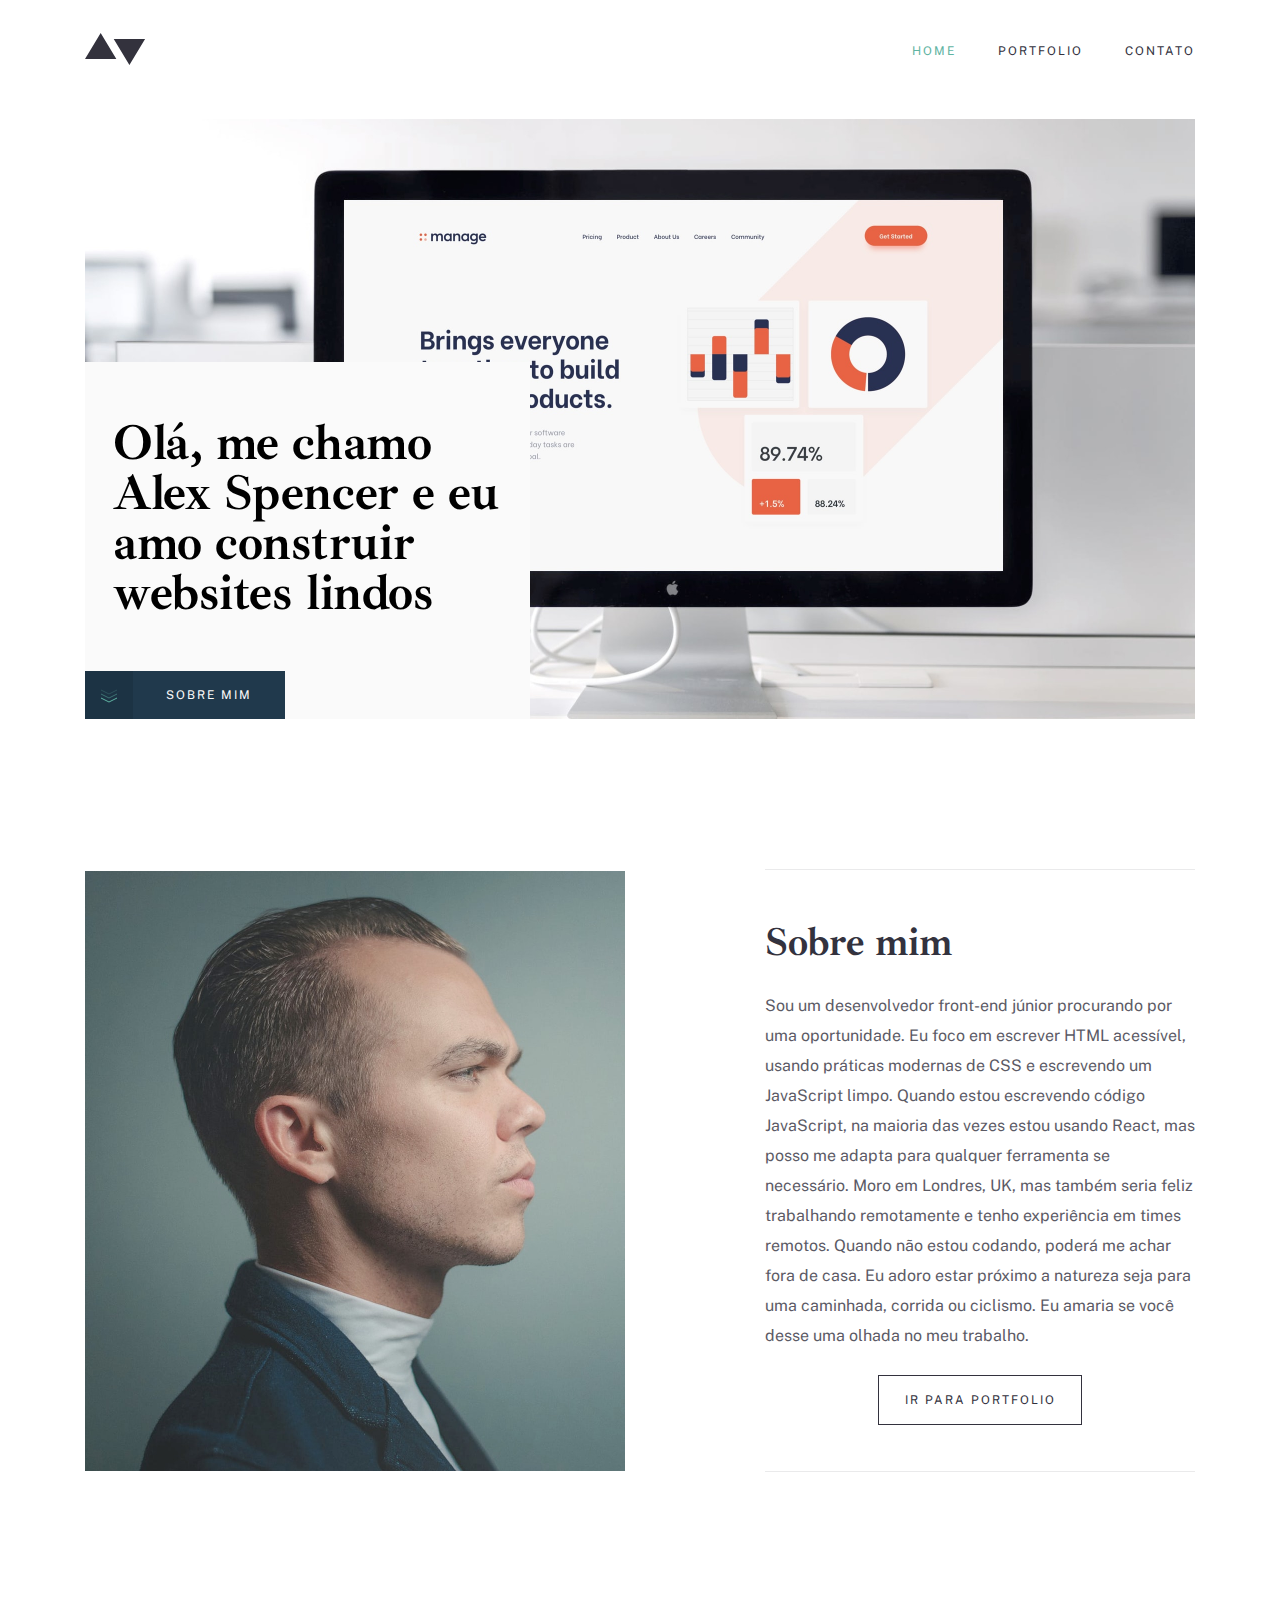
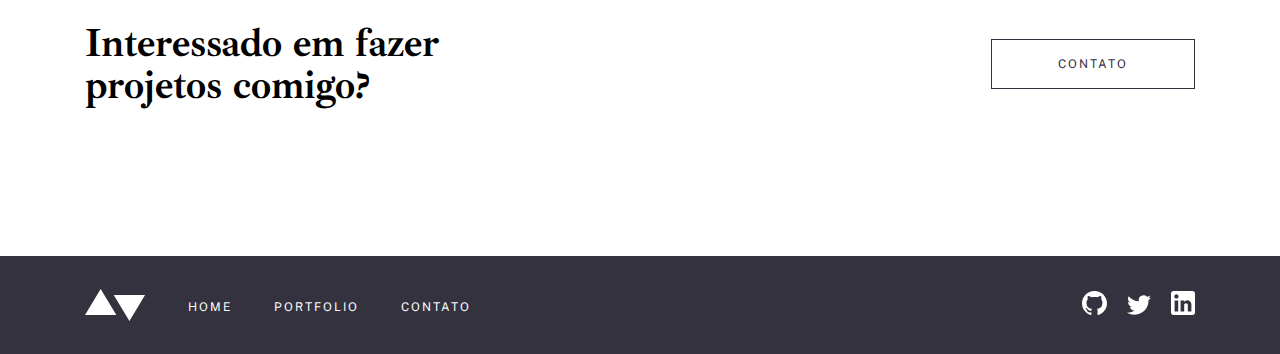
<file: index.html>
<!DOCTYPE html>
<html lang="pt-br">
<head>
    <meta charset="UTF-8">
    <meta name="viewport" content="width=device-width, initial-scale=1.0">
    <link rel="preconnect" href="https://fonts.googleapis.com">
    <link rel="preconnect" href="https://fonts.gstatic.com" crossorigin>
    <link href="https://fonts.googleapis.com/css2?family=Ibarra+Real+Nova:wght@700&family=Public+Sans&display=swap" rel="stylesheet">
    <link rel="stylesheet" href="./css/global.css">
    <link rel="stylesheet" href="./pages/home/style.css">
    <title>Home</title>
</head>
<body>
    <div class="main">
        <header>
            <nav>
                <img src="./assets/logo-dark.svg" alt="logo dark">
                <ul>
                    <li><a class="current-page" href="#">Home</a></li>
                    <li><a href="./pages/portfolio/index.html">Portfolio</a></li>
                    <li><a href="./pages/contato/index.html">Contato</a></li>
                </ul>
            </nav>
        </header>
        <section class="homepage-hero">
            <div class="homepage-hero-div">
                <h1>Olá, me chamo Alex Spencer e eu amo construir websites lindos</h1>
                <div class="about-me-button">
                    <a href="#about-section">
                        <span class="about-me-button-img"><svg xmlns="http://www.w3.org/2000/svg" width="16" height="14"><g fill="none" fill-rule="evenodd" stroke="#5FB4A2"><path d="M0 9l8 4 8-4"/><path opacity=".5" d="M0 5l8 4 8-4"/><path opacity=".25" d="M0 1l8 4 8-4"/></g></svg></span>
                        <span class="about-me-button-text">Sobre mim</span>
                    </a>
                </div>
            </div>
        </section>
        <section id="about-section" class="section">
            <img src="./assets/home/image-homepage-profile.jpg" alt="Homepage profile" width="540"
            height="600px">
            <div class="section-text">
                <h1>Sobre mim</h1>
                <p>Sou um desenvolvedor front-end júnior procurando por uma oportunidade. Eu foco em escrever HTML acessível, usando práticas modernas de CSS e escrevendo um JavaScript limpo. Quando estou escrevendo código JavaScript, na maioria das vezes estou usando React, mas posso me adapta para qualquer ferramenta se necessário. Moro em Londres, UK, mas também seria feliz trabalhando remotamente e tenho experiência em times remotos. Quando não estou codando, poderá me achar fora de casa. Eu adoro estar próximo a natureza seja para uma caminhada, corrida ou ciclismo. Eu amaria se você desse uma olhada no meu trabalho.</p>
                <div class="go-to-portfolio"><a class="gray-outline" href="./pages/portfolio/index.html">Ir para portfolio</a></div>
            </div>
        </section>
        <section class="contact-section">
            <h1 class="contact-section-text">Interessado em fazer projetos comigo?</h1>
            <div><a class="gray-outline contact-section-hover" href="./pages/contato/index.html">Contato</a></div>
        </section>
    </div>
    
    <footer>
        <nav>
            <div class="nav-bottom">
                <img src="./assets/logo-light.svg" alt="logo light">
                <ul>
                    <li><a href="#">Home</a></li>
                    <li><a href="./pages/portfolio/index.html">Portfolio</a></li>
                    <li><a href="./pages/contato/index.html">Contato</a></li>
                </ul>
            </div>
            <div class="social-networks-icons">
                <img src="./assets/icons/github-light.svg" alt="Github icon">
                <img src="./assets/icons/twitter-light.svg" alt="Twitter icon">
                <img src="./assets/icons/linkedin-light.svg" alt="LinkedIn icon">
            </div>            
        </nav>
    </footer>
</body>
</html>
</file>
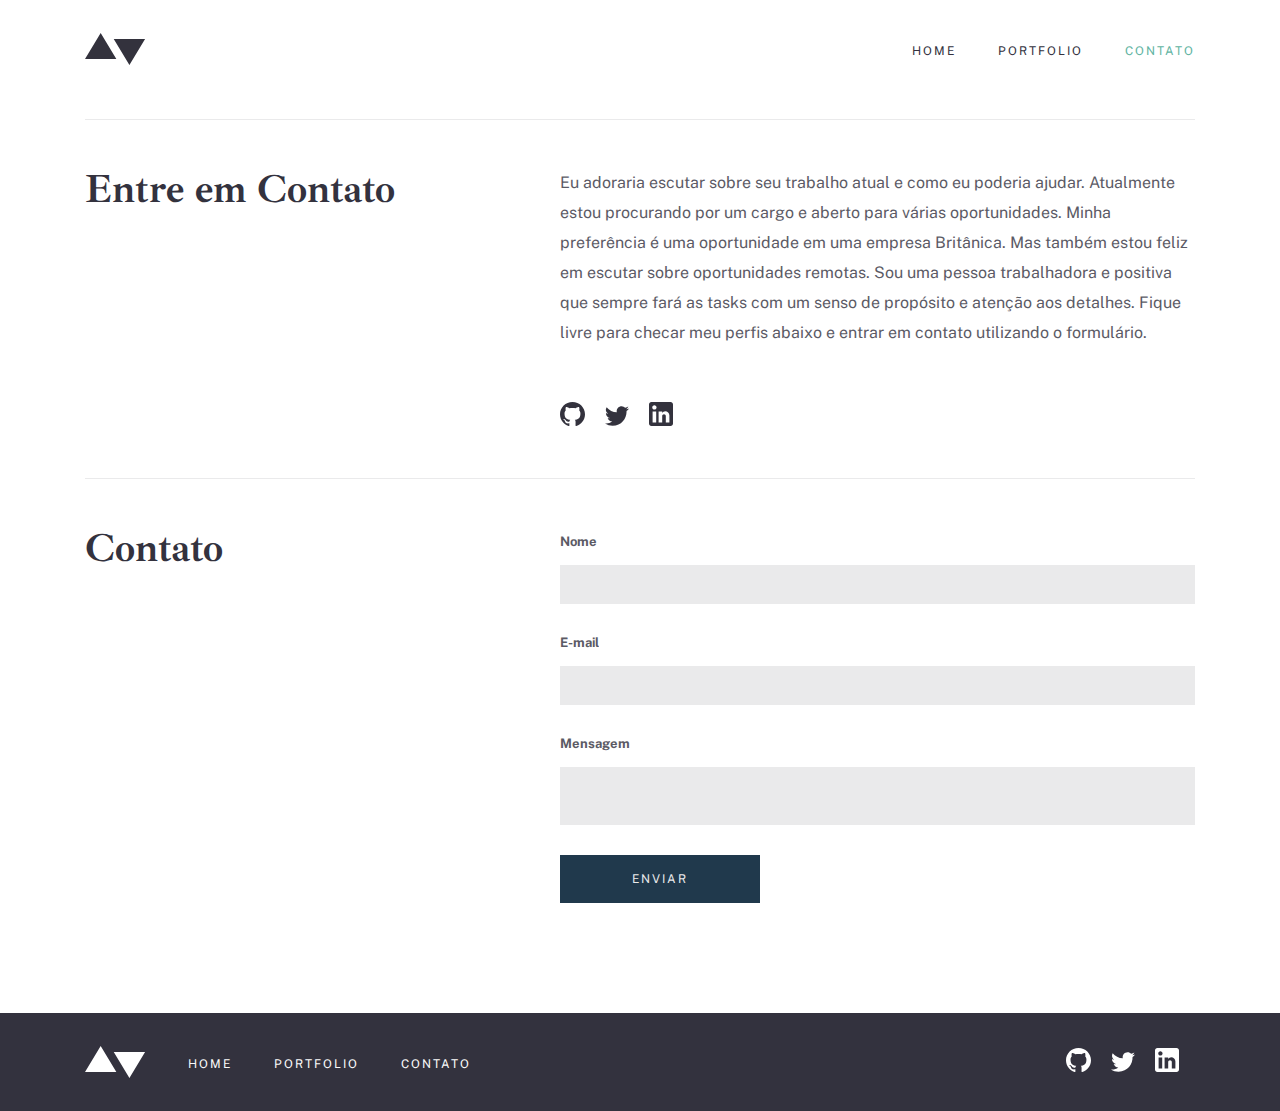
<file: pages/contato/index.html>
<!DOCTYPE html>
<html lang="pt-br">
<head>
    <meta charset="UTF-8">
    <meta name="viewport" content="width=device-width, initial-scale=1.0">
    <link rel="preconnect" href="https://fonts.googleapis.com">
    <link rel="preconnect" href="https://fonts.gstatic.com" crossorigin>
    <link href="https://fonts.googleapis.com/css2?family=Ibarra+Real+Nova:wght@700&family=Public+Sans&display=swap" rel="stylesheet">
    <link href="https://fonts.googleapis.com/css2?family=Public+Sans:wght@700&display=swap" rel="stylesheet">
    <link rel="stylesheet" href="../../css/global.css">
    <link rel="stylesheet" href="style.css">
    <title>Contato</title>
</head>
<body>
    <div class="main">
        <header>
            <nav>
                <img src="../../assets/logo-dark.svg" alt="logo dark">
                <ul>
                    <li><a href="../../index.html">Home</a></li>
                    <li><a href="../portfolio/index.html">Portfolio</a></li>
                    <li><a class="current-page" href="#">Contato</a></li>
                </ul>
            </nav>
        </header>
        <section class="section first-section">
            <h1>Entre em Contato</h1>
            <div class="section-text">
                <p>Eu adoraria escutar sobre seu trabalho atual e como eu poderia ajudar. Atualmente estou procurando por um cargo e aberto para várias oportunidades. Minha preferência é uma oportunidade em uma empresa Britânica. Mas também estou feliz em escutar sobre oportunidades remotas. Sou uma pessoa trabalhadora e positiva que sempre fará as tasks com um senso de propósito e atenção aos detalhes. Fique livre para checar meu perfis abaixo e entrar em contato utilizando o formulário.</p>

                <div class="social-networks-icons">
                    <img src="../../assets/icons/github-dark.svg" alt="Github icon">
                    <img src="../../assets/icons/twitter-dark.svg" alt="Twitter icon">
                    <img src="../../assets/icons/linkedin-dark.svg" alt="LinkedIn icon">
                </div>
            </div>
        </section>

        <section class="section last-section">
            <h1>Contato</h1>
            <div class="section-text">
               <form class="section-form">
                    <label for="name">Nome</label>
                    <input id="name" type="text">
                    <label for="email">E-mail</label>
                    <input id="email" type="email">
                    <label for="textarea">Mensagem</label>
                    <textarea id="textarea"></textarea>
                    <button class="submit-button" type="submit">Enviar</button>
               </form>
            </div>
        </section>
    </div>
    
    <footer>
        <nav>
            <div class="nav-bottom">
                <img src="../../assets/logo-light.svg" alt="logo light">
                <ul>
                    <li><a href="../../index.html">Home</a></li>
                    <li><a href="../portfolio/index.html">Portfolio</a></li>
                    <li><a href="../contato/index.html">Contato</a></li>
                </ul>
            </div>
            <div class="social-networks-icons">
                <img src="../../assets/icons/github-light.svg" alt="Github icon">
                <img src="../../assets/icons/twitter-light.svg" alt="Twitter icon">
                <img src="../../assets/icons/linkedin-light.svg" alt="LinkedIn icon">
            </div>            
        </nav>
    </footer>
</body>
</html>
</file>
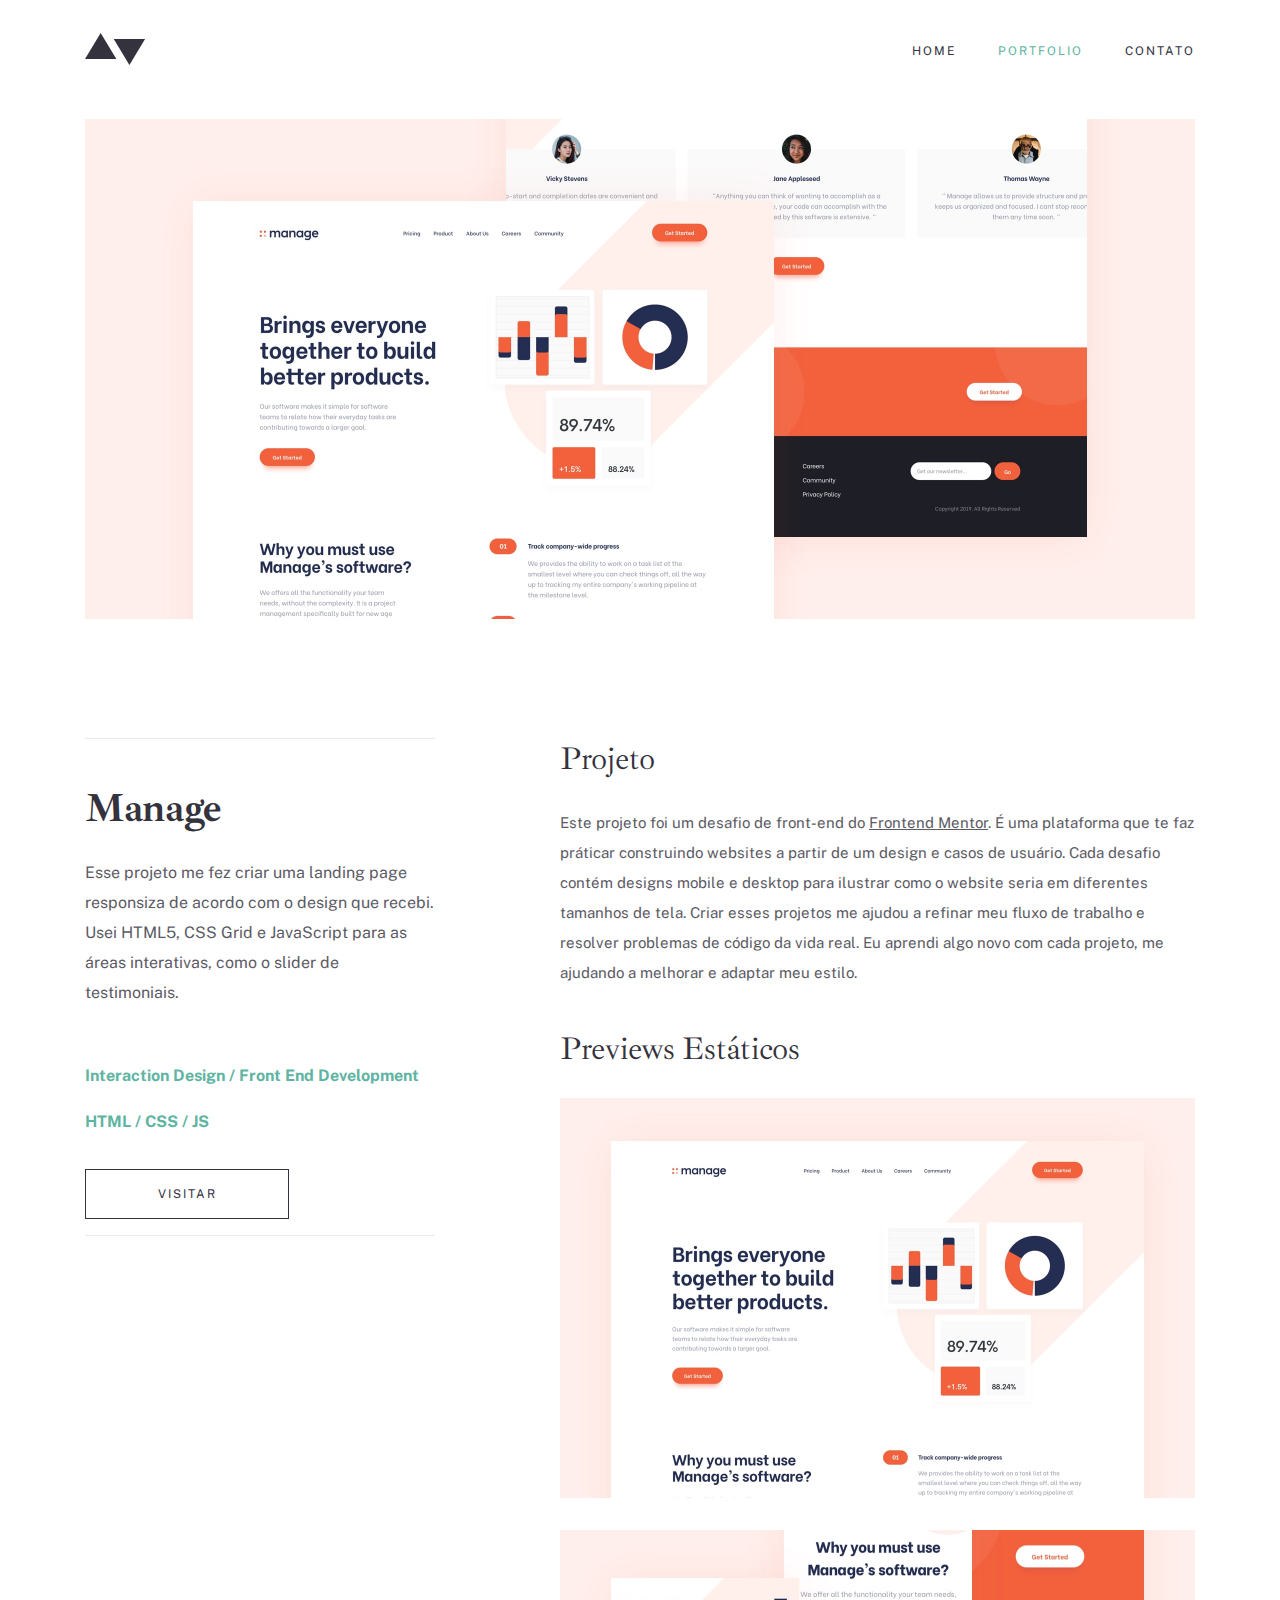
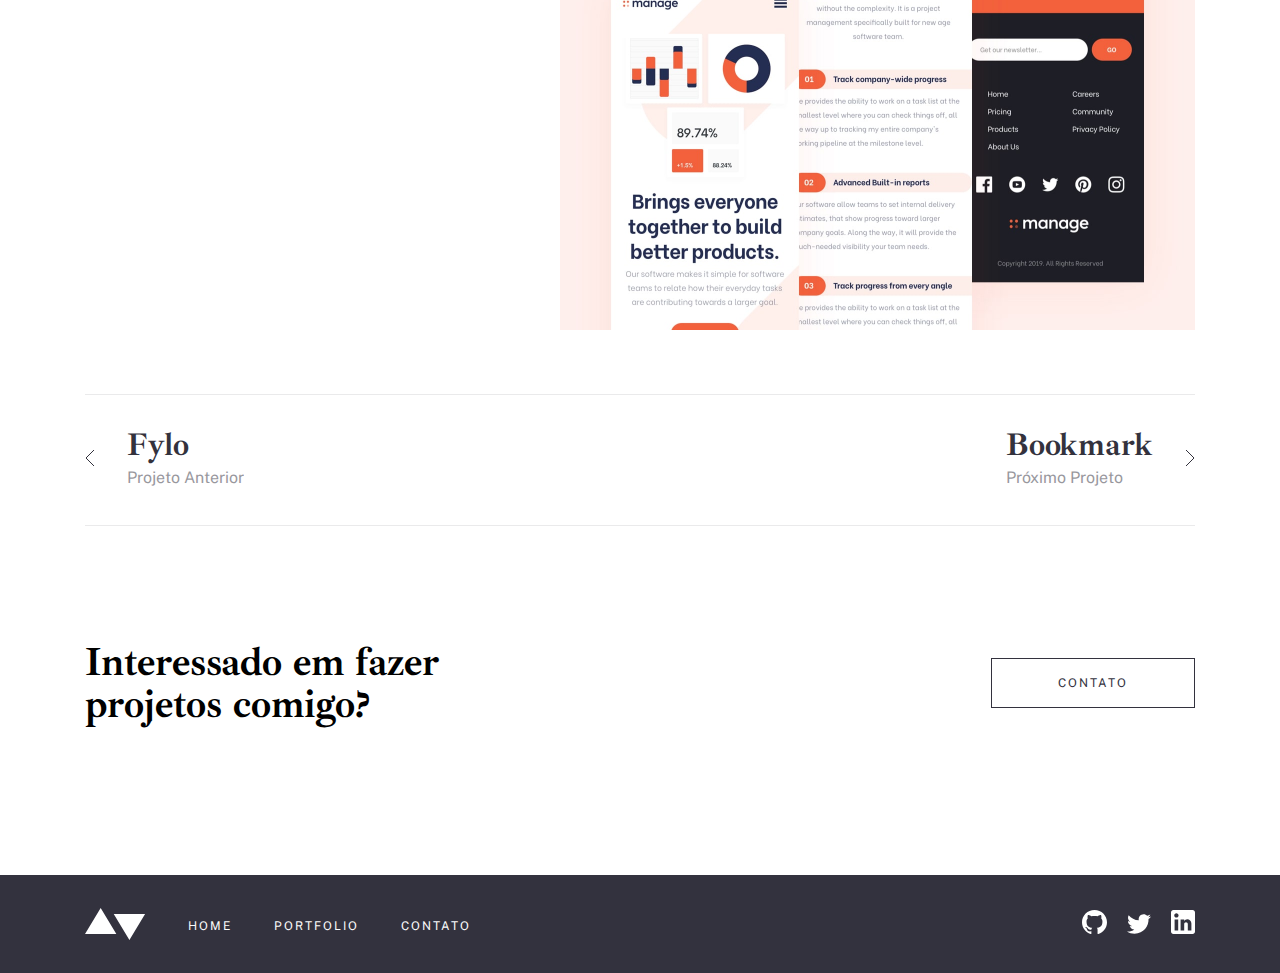
<file: pages/portfolio-01-manage/index.html>
<!DOCTYPE html>
<html lang="pt-br">
<head>
    <meta charset="UTF-8">
    <meta name="viewport" content="width=device-width, initial-scale=1.0">
    <link rel="preconnect" href="https://fonts.googleapis.com">
    <link rel="preconnect" href="https://fonts.gstatic.com" crossorigin>
    <link href="https://fonts.googleapis.com/css2?family=Ibarra+Real+Nova:wght@700&family=Public+Sans&display=swap" rel="stylesheet">
    <link rel="stylesheet" href="../../css/global.css">
    <link rel="stylesheet" href="../../css/portfolio.css">

    <title>Portfolio</title>
</head>
<body>
    <div class="main">
        <header>
            <nav>
                <img src="../../assets/logo-dark.svg" alt="logo dark">
                <ul>
                    <li><a href="../../index.html">Home</a></li>
                    <li><a class="current-page" href="../portfolio/index.html">Portfolio</a></li>
                    <li><a href="../contato/index.html">Contato</a></li>
                </ul>
            </nav>
        </header>
        
        <img src="../../assets/portfolio/manage/image-manage-hero.jpg" alt="Manage Hero" width="1110px" height="500px">

        <section class="portfolio-infos">
            <div class="portfolio-infos-left">
                <h1>Manage</h1>
                <p>Esse projeto me fez criar uma landing page responsiza de acordo com o design que recebi. Usei HTML5, CSS Grid e JavaScript para as áreas interativas, como o slider de testimoniais.</p>
                <span>Interaction Design / Front End Development</span>
                <span>HTML / CSS / JS</span>
                <div><a class="gray-outline" href="#">Visitar</a></div>
            </div>

            <div class="portfolio-infos-right">
                <h2>Projeto</h2>
                <p>Este projeto foi um desafio de front-end do <span>Frontend Mentor</span>.  É uma plataforma que te faz práticar construindo websites  a partir de um design e casos de usuário. Cada desafio contém designs mobile e desktop para ilustrar como o website seria em diferentes tamanhos de tela. Criar esses projetos me ajudou a refinar meu fluxo de trabalho e resolver problemas de código da vida real. Eu aprendi algo novo com cada projeto, me ajudando a melhorar e adaptar meu estilo.</p>

                <h2>Previews Estáticos</h2>
                <div class="portfolio-infos-right-img">
                    <img src="../../assets/portfolio/manage/image-manage-preview-1.jpg" alt="Manage Preview 1" width="635px" height="400px">
                    <img src="../../assets/portfolio/manage/image-manage-preview-2.jpg" alt="Manage Preview 2" width="635px" height="400px">
                </div>
                
            <div>
        </section>

        <section class="portfolio-pages">
            <a href="../portfolio-04-fylo/index.html" class="portfolio-pages-info">
                <div><img src="../../assets/icons/arrow-left.svg" alt="Arrow Left"></div>
                <div>
                    <h3>Fylo</h3>
                    <span>Projeto Anterior</span>
                </div>
            </a>

            <a href="../portfolio-02-bookmark/index.html" class="portfolio-pages-info">
                <div>
                    <h3>Bookmark</h3>
                    <span>Próximo Projeto</span>
                </div>
                <div><img src="../../assets/icons/arrow-right.svg" alt="Arrow Right"></div>
            </a>
        </section>

        <section class="contact-section">
            <h1 class="contact-section-text">Interessado em fazer projetos comigo?</h1>
            <div><a class="gray-outline contact-section-hover" href="../contato/index.html">Contato</a></div>
        </section>
    </div>
    
    <footer>
        <nav>
            <div class="nav-bottom">
                <img src="../../assets/logo-light.svg" alt="logo light">
                <ul>
                    <li><a href="../../index.html">Home</a></li>
                    <li><a href="../portfolio/index.html">Portfolio</a></li>
                    <li><a href="../contato/index.html">Contato</a></li>
                </ul>
            </div>
            <div class="social-networks-icons">
                <img src="../../assets/icons/github-light.svg" alt="Github icon">
                <img src="../../assets/icons/twitter-light.svg" alt="Twitter icon">
                <img src="../../assets/icons/linkedin-light.svg" alt="LinkedIn icon">
            </div>            
        </nav>
    </footer>
</body>
</html>
</file>
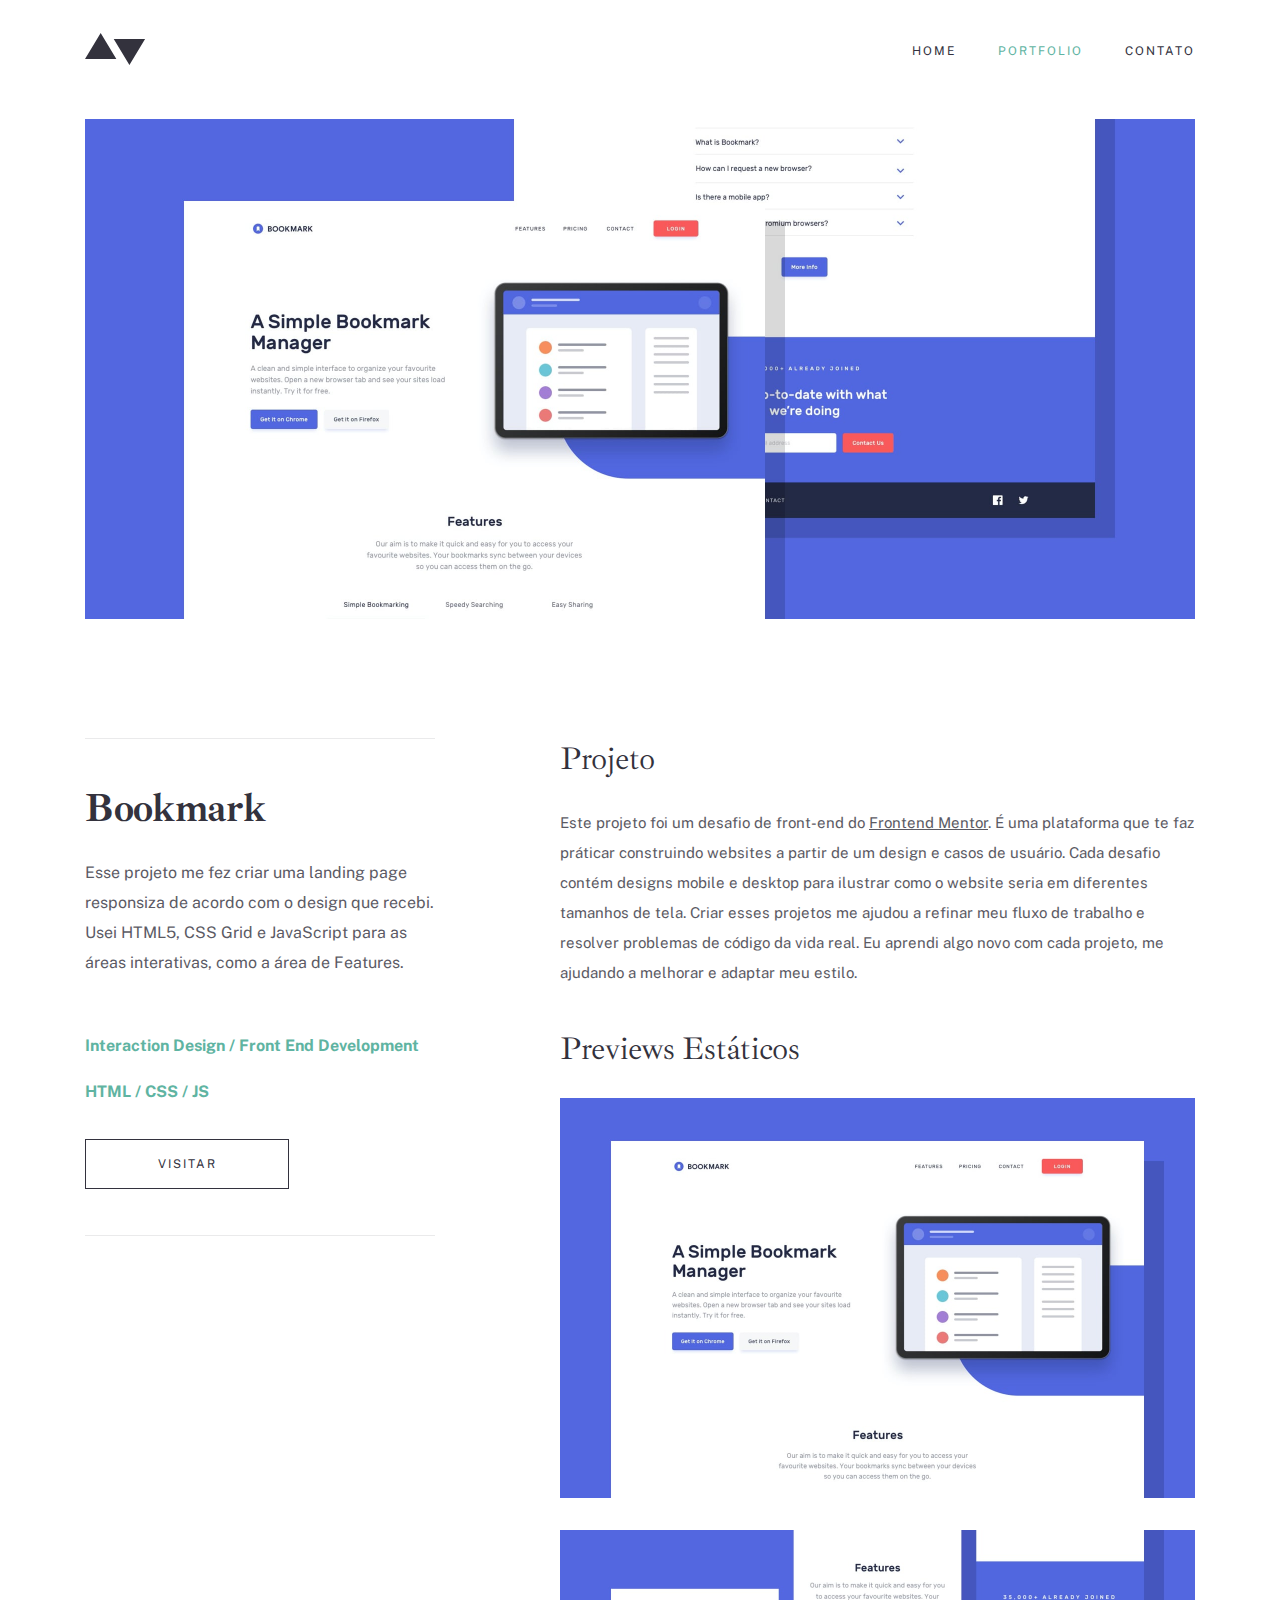
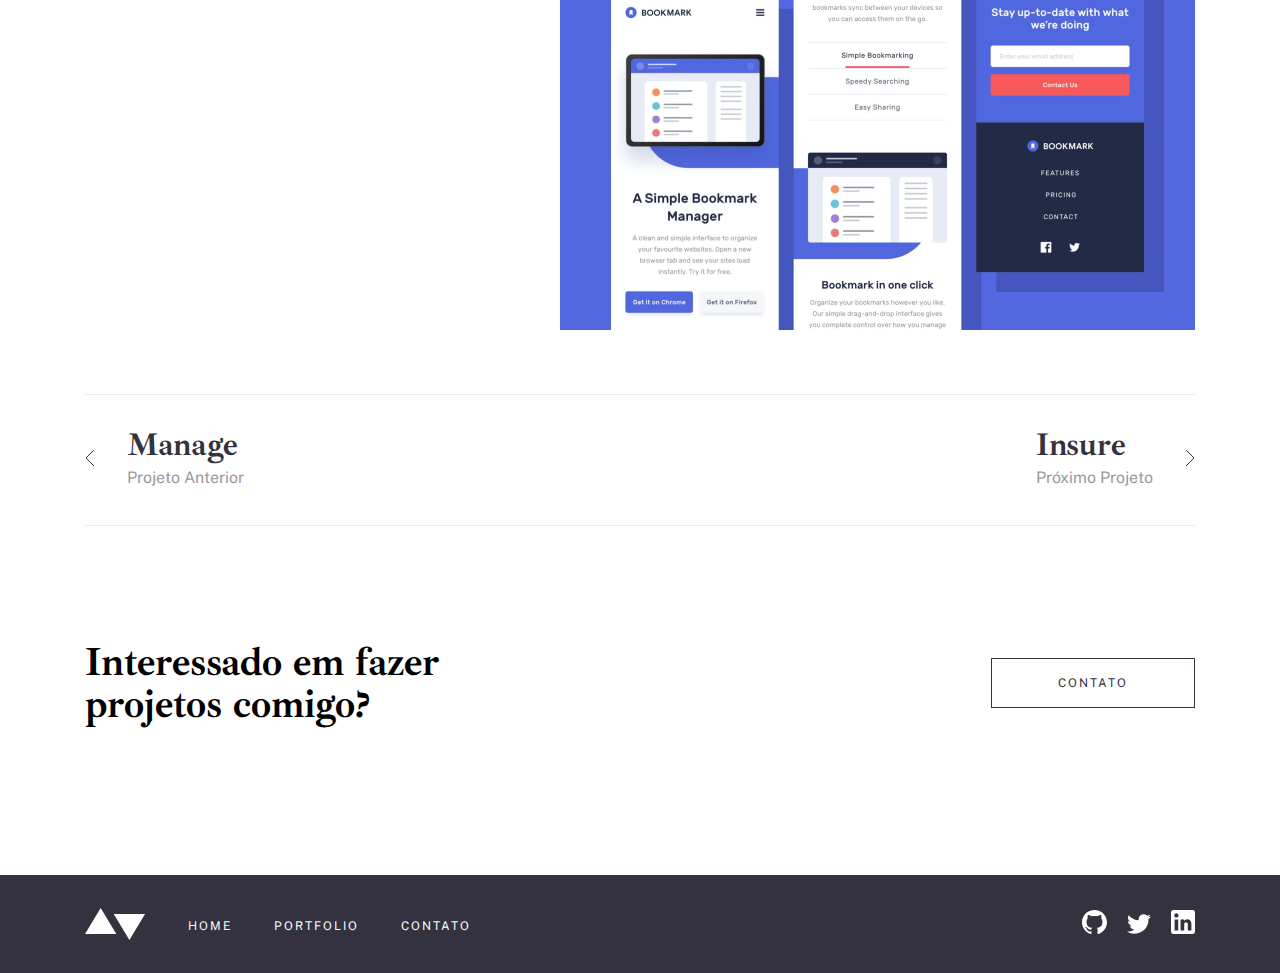
<file: pages/portfolio-02-bookmark/index.html>
<!DOCTYPE html>
<html lang="pt-br">
<head>
    <meta charset="UTF-8">
    <meta name="viewport" content="width=device-width, initial-scale=1.0">
    <link rel="preconnect" href="https://fonts.googleapis.com">
    <link rel="preconnect" href="https://fonts.gstatic.com" crossorigin>
    <link href="https://fonts.googleapis.com/css2?family=Ibarra+Real+Nova:wght@700&family=Public+Sans&display=swap" rel="stylesheet">
    <link rel="stylesheet" href="../../css/global.css">
    <link rel="stylesheet" href="../../css/portfolio.css">

    <title>Portfolio</title>
</head>
<body>
    <div class="main">
        <header>
            <nav>
                <img src="../../assets/logo-dark.svg" alt="logo dark">
                <ul>
                    <li><a href="../../index.html">Home</a></li>
                    <li><a class="current-page" href="../portfolio/index.html">Portfolio</a></li>
                    <li><a href="../contato/index.html">Contato</a></li>
                </ul>
            </nav>
        </header>
        
        <img src="../../assets/portfolio/bookmark/image-bookmark-hero.jpg" alt="Bookmark Hero" width="1110px" height="500px">

        <section class="portfolio-infos">
            <div class="portfolio-infos-left">
                <h1>Bookmark</h1>
                <p>Esse projeto me fez criar uma landing page responsiza de acordo com o design que recebi. Usei HTML5, CSS Grid e JavaScript para as áreas interativas, como a área de Features.</p>
                <span>Interaction Design / Front End Development</span>
                <span>HTML / CSS / JS</span>
                <div><a class="gray-outline" href="#">Visitar</a></div>
            </div>

            <div class="portfolio-infos-right">
                <h2>Projeto</h2>
                <p>Este projeto foi um desafio de front-end do <span>Frontend Mentor</span>.  É uma plataforma que te faz práticar construindo websites  a partir de um design e casos de usuário. Cada desafio contém designs mobile e desktop para ilustrar como o website seria em diferentes tamanhos de tela. Criar esses projetos me ajudou a refinar meu fluxo de trabalho e resolver problemas de código da vida real. Eu aprendi algo novo com cada projeto, me ajudando a melhorar e adaptar meu estilo.</p>

                <h2>Previews Estáticos</h2>
                <div class="portfolio-infos-right-img">
                    <img src="../../assets/portfolio/bookmark/image-bookmark-preview-1.jpg" alt="Bookmark Preview 1" width="635px" height="400px">
                    <img src="../../assets/portfolio/bookmark/image-bookmark-preview-2.jpg" alt="Bookmark Preview 2" width="635px" height="400px">
                </div>
                
            <div>
        </section>

        <section class="portfolio-pages">
            <a href="../portfolio-01-manage/index.html" class="portfolio-pages-info">
                <div><img src="../../assets/icons/arrow-left.svg" alt="Arrow Left"></div>
                <div>
                    <h3>Manage</h3>
                    <span>Projeto Anterior</span>
                </div>
            </a>

            <a href="../portfolio-03-insure/index.html" class="portfolio-pages-info">
                <div>
                    <h3>Insure</h3>
                    <span>Próximo Projeto</span>
                </div>
                <div><img src="../../assets/icons/arrow-right.svg" alt="Arrow Right"></div>
            </a>
        </section>

        <section class="contact-section">
            <h1 class="contact-section-text">Interessado em fazer projetos comigo?</h1>
            <div><a class="gray-outline contact-section-hover" href="../contato/index.html">Contato</a></div>
        </section>
    </div>
    
    <footer>
        <nav>
            <div class="nav-bottom">
                <img src="../../assets/logo-light.svg" alt="logo light">
                <ul>
                    <li><a href="../../index.html">Home</a></li>
                    <li><a href="../portfolio/index.html">Portfolio</a></li>
                    <li><a href="../contato/index.html">Contato</a></li>
                </ul>
            </div>
            <div class="social-networks-icons">
                <img src="../../assets/icons/github-light.svg" alt="Github icon">
                <img src="../../assets/icons/twitter-light.svg" alt="Twitter icon">
                <img src="../../assets/icons/linkedin-light.svg" alt="LinkedIn icon">
            </div>            
        </nav>
    </footer>
</body>
</html>
</file>
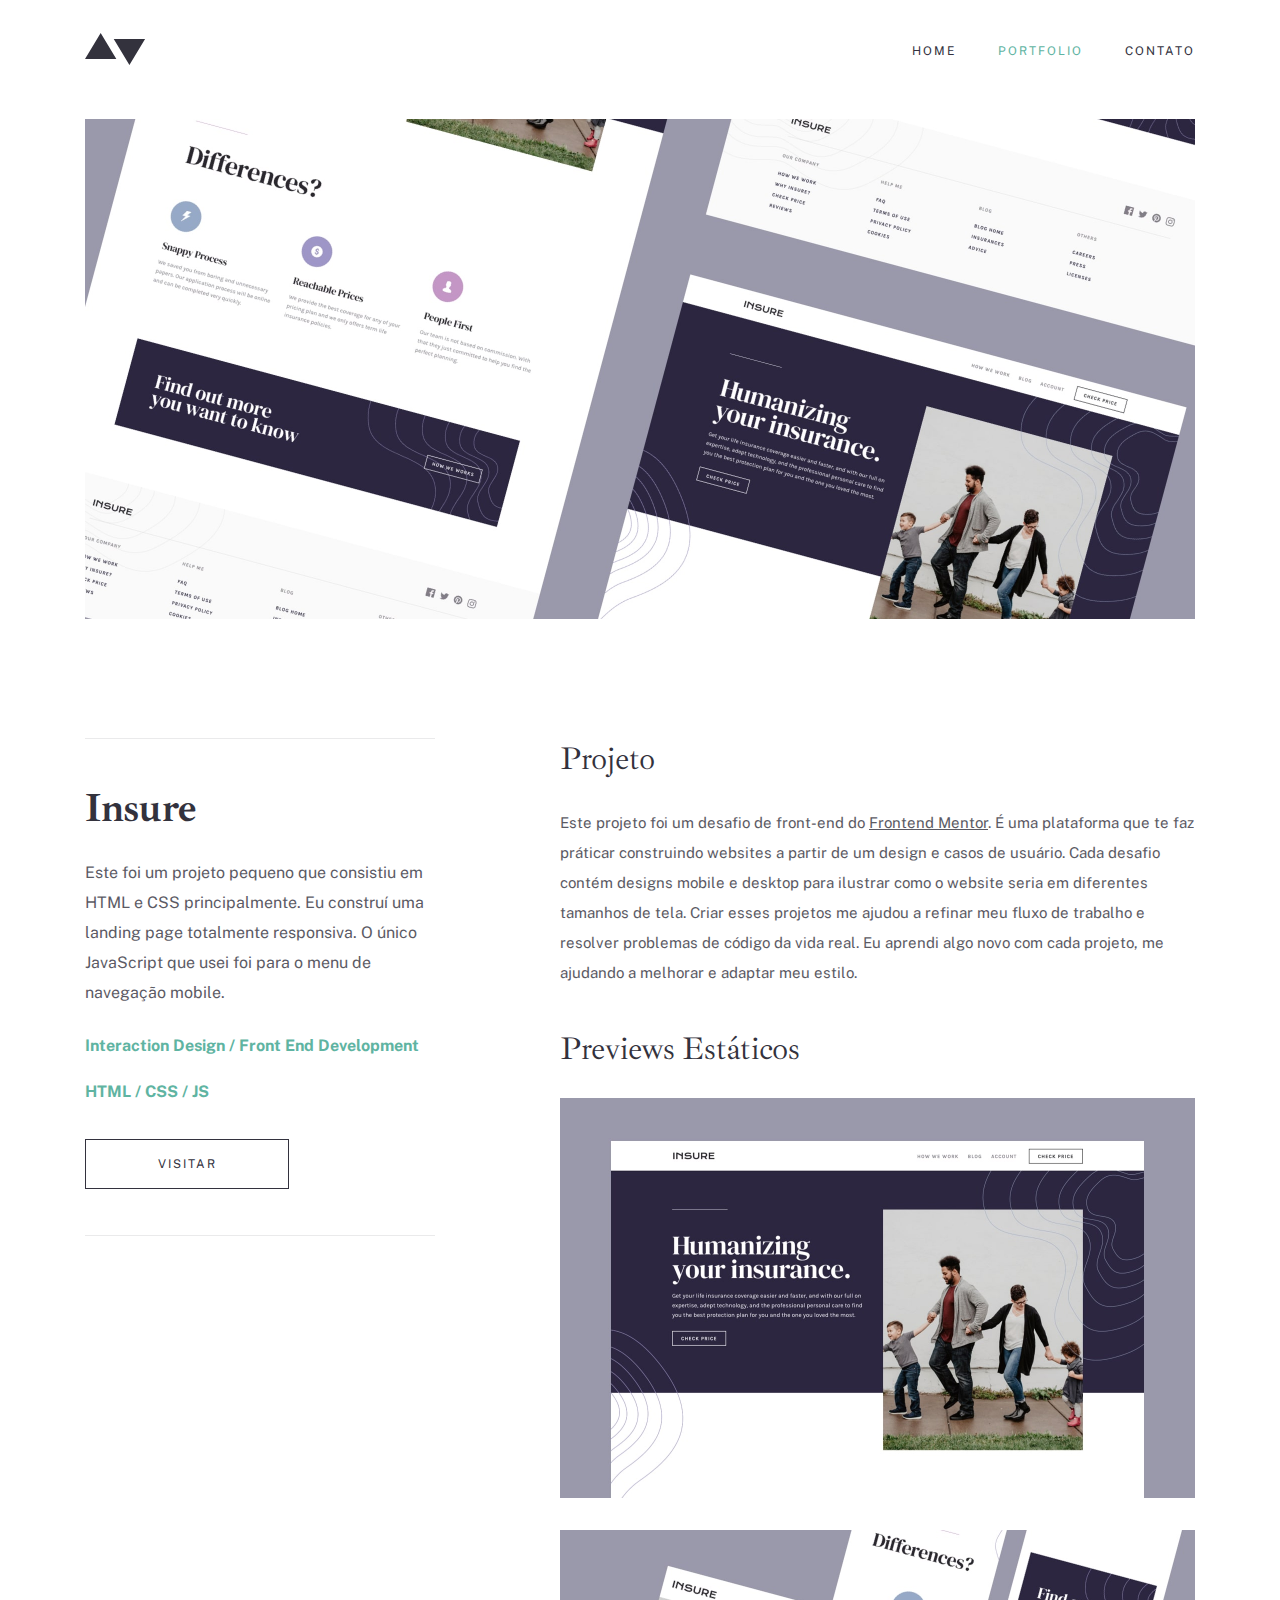
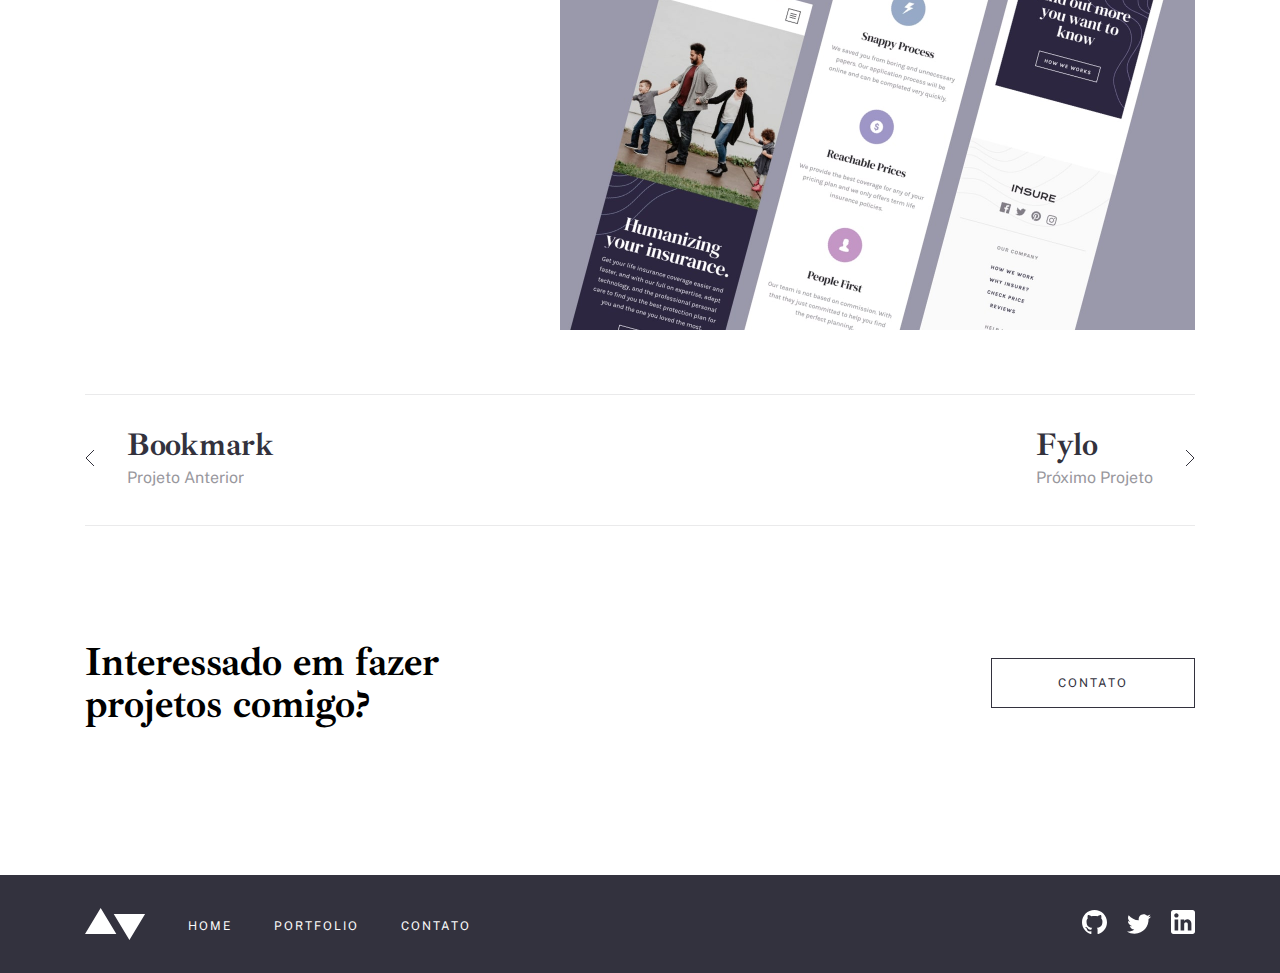
<file: pages/portfolio-03-insure/index.html>
<!DOCTYPE html>
<html lang="pt-br">
<head>
    <meta charset="UTF-8">
    <meta name="viewport" content="width=device-width, initial-scale=1.0">
    <link rel="preconnect" href="https://fonts.googleapis.com">
    <link rel="preconnect" href="https://fonts.gstatic.com" crossorigin>
    <link href="https://fonts.googleapis.com/css2?family=Ibarra+Real+Nova:wght@700&family=Public+Sans&display=swap" rel="stylesheet">
    <link rel="stylesheet" href="../../css/global.css">
    <link rel="stylesheet" href="../../css/portfolio.css">
    <link rel="stylesheet" href="style.css">

    <title>Portfolio</title>
</head>
<body>
    <div class="main">
        <header>
            <nav>
                <img src="../../assets/logo-dark.svg" alt="logo dark">
                <ul>
                    <li><a href="../../index.html">Home</a></li>
                    <li><a class="current-page" href="../portfolio/index.html">Portfolio</a></li>
                    <li><a href="../contato/index.html">Contato</a></li>
                </ul>
            </nav>
        </header>
        
        <img src="../../assets/portfolio/insure/image-insure-hero.jpg" alt="Insure Hero" width="1110px" height="500px">

        <section class="portfolio-infos">
            <div class="portfolio-infos-left">
                <h1>Insure</h1>
                <p>Este foi um projeto pequeno que consistiu em HTML e CSS principalmente. Eu construí uma landing page totalmente responsiva. O único JavaScript que usei foi para o menu de navegação mobile.</p>
                <span>Interaction Design / Front End Development</span>
                <span>HTML / CSS / JS</span>
                <div><a class="gray-outline" href="#">Visitar</a></div>
            </div>

            <div class="portfolio-infos-right">
                <h2>Projeto</h2>
                <p>Este projeto foi um desafio de front-end do <span>Frontend Mentor</span>.  É uma plataforma que te faz práticar construindo websites  a partir de um design e casos de usuário. Cada desafio contém designs mobile e desktop para ilustrar como o website seria em diferentes tamanhos de tela. Criar esses projetos me ajudou a refinar meu fluxo de trabalho e resolver problemas de código da vida real. Eu aprendi algo novo com cada projeto, me ajudando a melhorar e adaptar meu estilo.</p>

                <h2>Previews Estáticos</h2>
                <div class="portfolio-infos-right-img">
                    <img src="../../assets/portfolio/insure/image-insure-preview-1.jpg" alt="Insure Preview 1" width="635px" height="400px">
                    <img src="../../assets/portfolio/insure/image-insure-preview-2.jpg" alt="Insure Preview 2" width="635px" height="400px">
                </div>
                
            <div>
        </section>

        <section class="portfolio-pages">
            <a href="../portfolio-02-bookmark/index.html" class="portfolio-pages-info">
                <div><img src="../../assets/icons/arrow-left.svg" alt="Arrow Left"></div>
                <div>
                    <h3>Bookmark</h3>
                    <span>Projeto Anterior</span>
                </div>
            </a>

            <a href="../portfolio-04-fylo/index.html" class="portfolio-pages-info">
                <div>
                    <h3>Fylo</h3>
                    <span>Próximo Projeto</span>
                </div>
                <div><img src="../../assets/icons/arrow-right.svg" alt="Arrow Right"></div>
            </a>
        </section>

        <section class="contact-section">
            <h1 class="contact-section-text">Interessado em fazer projetos comigo?</h1>
            <div><a class="gray-outline contact-section-hover" href="../contato/index.html">Contato</a></div>
        </section>
    </div>
    
    <footer>
        <nav>
            <div class="nav-bottom">
                <img src="../../assets/logo-light.svg" alt="logo light">
                <ul>
                    <li><a href="../../index.html">Home</a></li>
                    <li><a href="../portfolio/index.html">Portfolio</a></li>
                    <li><a href="../contato/index.html">Contato</a></li>
                </ul>
            </div>
            <div class="social-networks-icons">
                <img src="../../assets/icons/github-light.svg" alt="Github icon">
                <img src="../../assets/icons/twitter-light.svg" alt="Twitter icon">
                <img src="../../assets/icons/linkedin-light.svg" alt="LinkedIn icon">
            </div>            
        </nav>
    </footer>
</body>
</html>
</file>
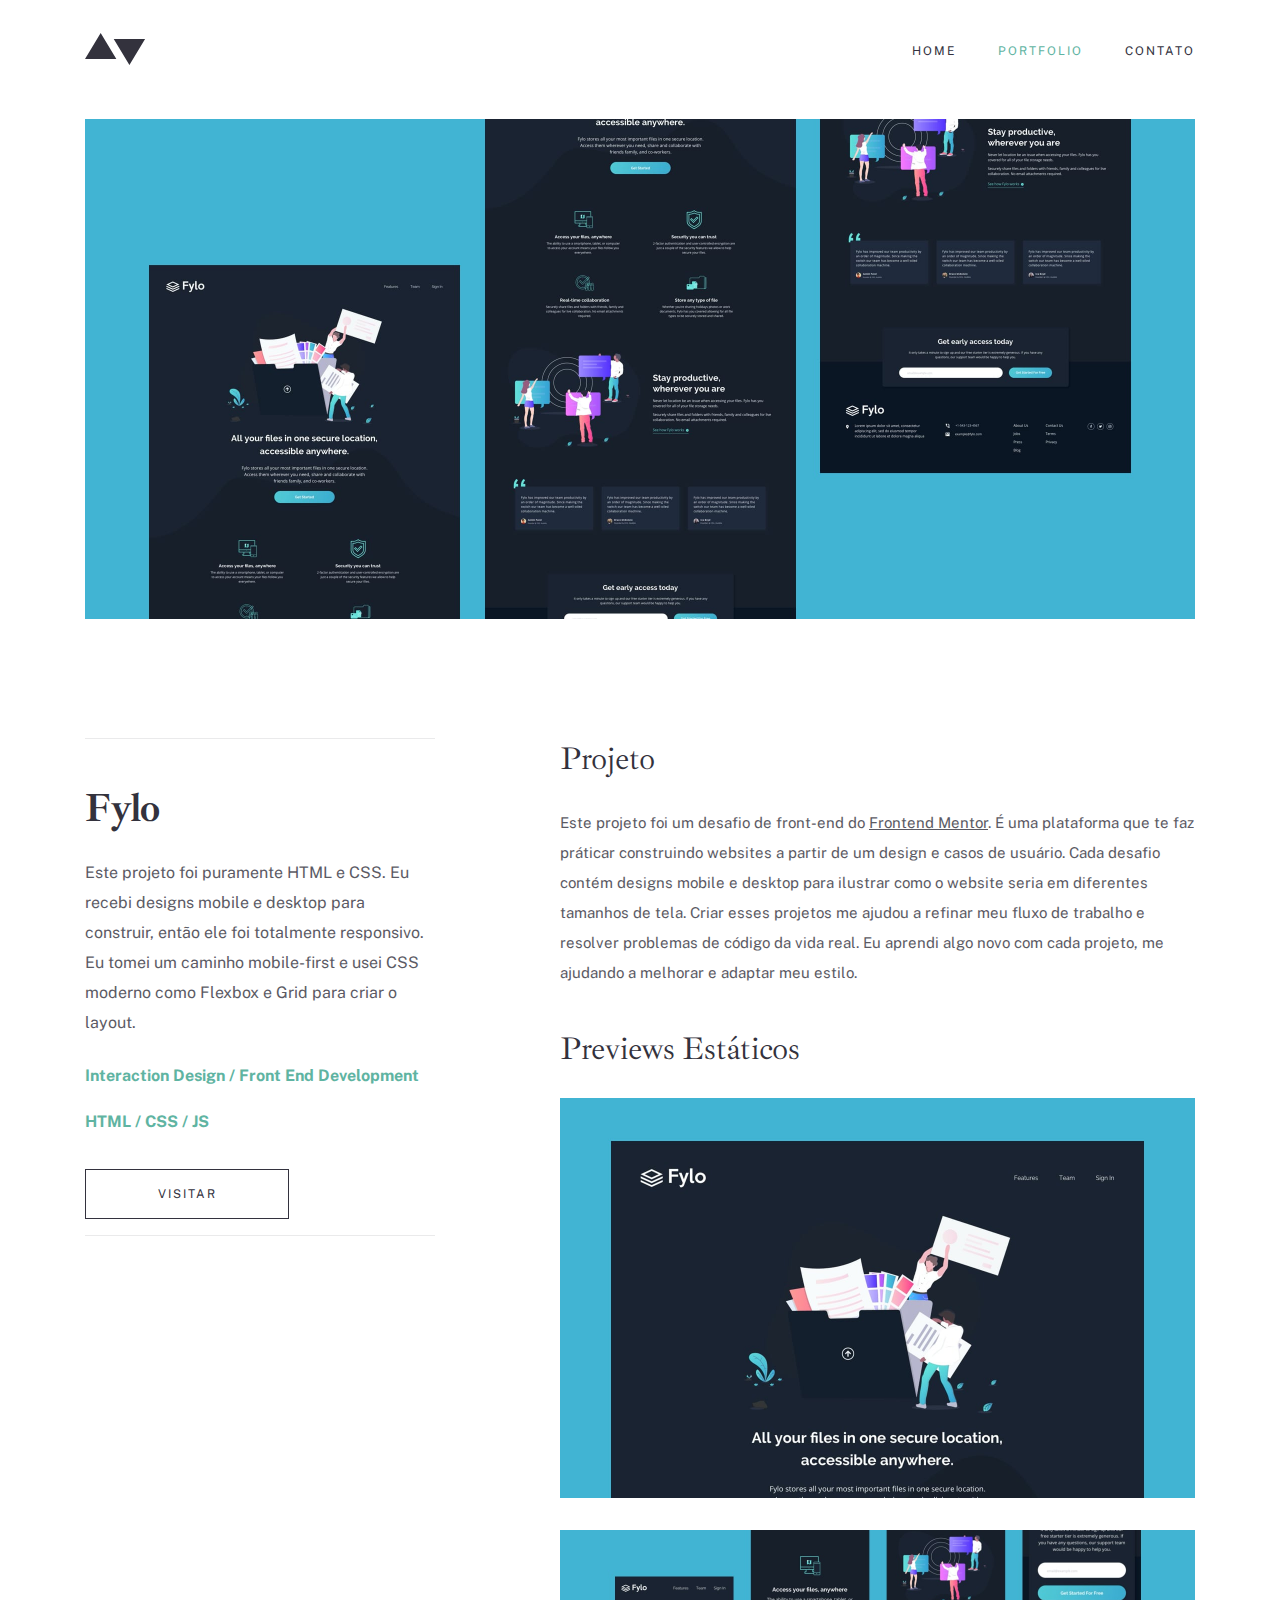
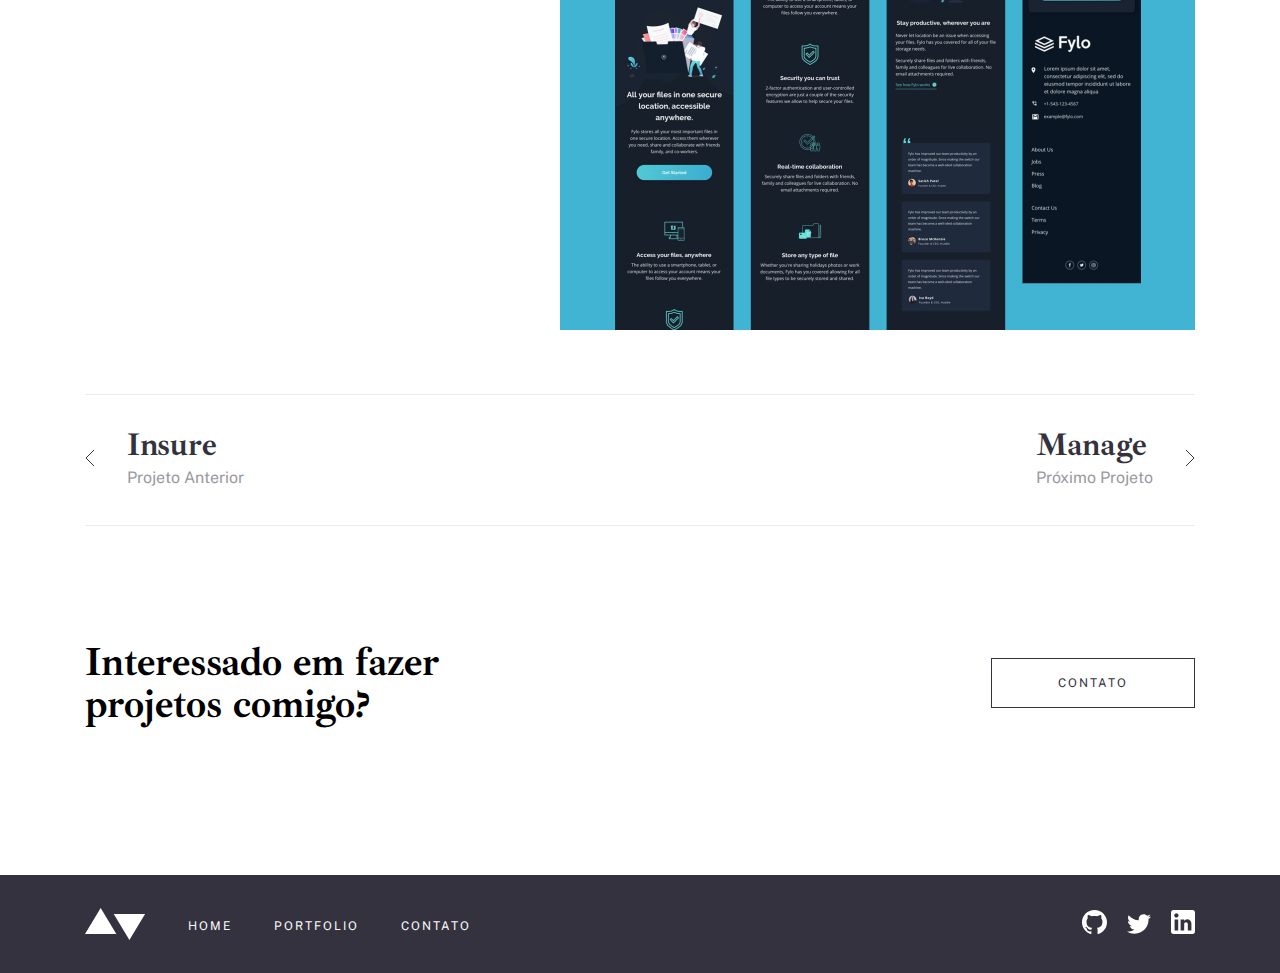
<file: pages/portfolio-04-fylo/index.html>
<!DOCTYPE html>
<html lang="pt-br">
<head>
    <meta charset="UTF-8">
    <meta name="viewport" content="width=device-width, initial-scale=1.0">
    <link rel="preconnect" href="https://fonts.googleapis.com">
    <link rel="preconnect" href="https://fonts.gstatic.com" crossorigin>
    <link href="https://fonts.googleapis.com/css2?family=Ibarra+Real+Nova:wght@700&family=Public+Sans&display=swap" rel="stylesheet">
    <link rel="stylesheet" href="../../css/global.css">
    <link rel="stylesheet" href="../../css/portfolio.css">
    <link rel="stylesheet" href="style.css">

    <title>Portfolio</title>
</head>
<body>
    <div class="main">
        <header>
            <nav>
                <img src="../../assets/logo-dark.svg" alt="logo dark">
                <ul>
                    <li><a href="../../index.html">Home</a></li>
                    <li><a class="current-page" href="../portfolio/index.html">Portfolio</a></li>
                    <li><a href="../contato/index.html">Contato</a></li>
                </ul>
            </nav>
        </header>
        
        <img src="../../assets/portfolio/fylo/image-fylo-hero.jpg" alt="Fylo Hero" width="1110px" height="500px">

        <section class="portfolio-infos">
            <div class="portfolio-infos-left">
                <h1>Fylo</h1>
                <p>Este projeto foi puramente HTML e CSS. Eu recebi designs mobile e desktop para construir, então ele foi totalmente responsivo. Eu tomei um caminho mobile-first e usei CSS moderno como Flexbox e Grid para criar o layout.</p>
                <span>Interaction Design / Front End Development</span>
                <span>HTML / CSS / JS</span>
                <div><a class="gray-outline" href="#">Visitar</a></div>
            </div>

            <div class="portfolio-infos-right">
                <h2>Projeto</h2>
                <p>Este projeto foi um desafio de front-end do <span>Frontend Mentor</span>.  É uma plataforma que te faz práticar construindo websites  a partir de um design e casos de usuário. Cada desafio contém designs mobile e desktop para ilustrar como o website seria em diferentes tamanhos de tela. Criar esses projetos me ajudou a refinar meu fluxo de trabalho e resolver problemas de código da vida real. Eu aprendi algo novo com cada projeto, me ajudando a melhorar e adaptar meu estilo.</p>

                <h2>Previews Estáticos</h2>
                <div class="portfolio-infos-right-img">
                    <img src="../../assets/portfolio/fylo/image-fylo-preview-1.jpg" alt="Fylo Preview 1" width="635px" height="400px">
                    <img src="../../assets/portfolio/fylo/image-fylo-preview-2.jpg" alt="Fylo Preview 2" width="635px" height="400px">
                </div>
                
            <div>
        </section>

        <section class="portfolio-pages">
            <a href="../portfolio-03-insure/index.html" class="portfolio-pages-info">
                <div><img src="../../assets/icons/arrow-left.svg" alt="Arrow Left"></div>
                <div>
                    <h3>Insure</h3>
                    <span>Projeto Anterior</span>
                </div>
            </a>

            <a href="../portfolio-01-manage/index.html" class="portfolio-pages-info">
                <div>
                    <h3>Manage</h3>
                    <span>Próximo Projeto</span>
                </div>
                <div><img src="../../assets/icons/arrow-right.svg" alt="Arrow Right"></div>
            </a>
        </section>

        <section class="contact-section">
            <h1 class="contact-section-text">Interessado em fazer projetos comigo?</h1>
            <div><a class="gray-outline contact-section-hover" href="../contato/index.html">Contato</a></div>
        </section>
    </div>
    
    <footer>
        <nav>
            <div class="nav-bottom">
                <img src="../../assets/logo-light.svg" alt="logo light">
                <ul>
                    <li><a href="../../index.html">Home</a></li>
                    <li><a href="../portfolio/index.html">Portfolio</a></li>
                    <li><a href="../contato/index.html">Contato</a></li>
                </ul>
            </div>
            <div class="social-networks-icons">
                <img src="../../assets/icons/github-light.svg" alt="Github icon">
                <img src="../../assets/icons/twitter-light.svg" alt="Twitter icon">
                <img src="../../assets/icons/linkedin-light.svg" alt="LinkedIn icon">
            </div>            
        </nav>
    </footer>
</body>
</htm
</file>
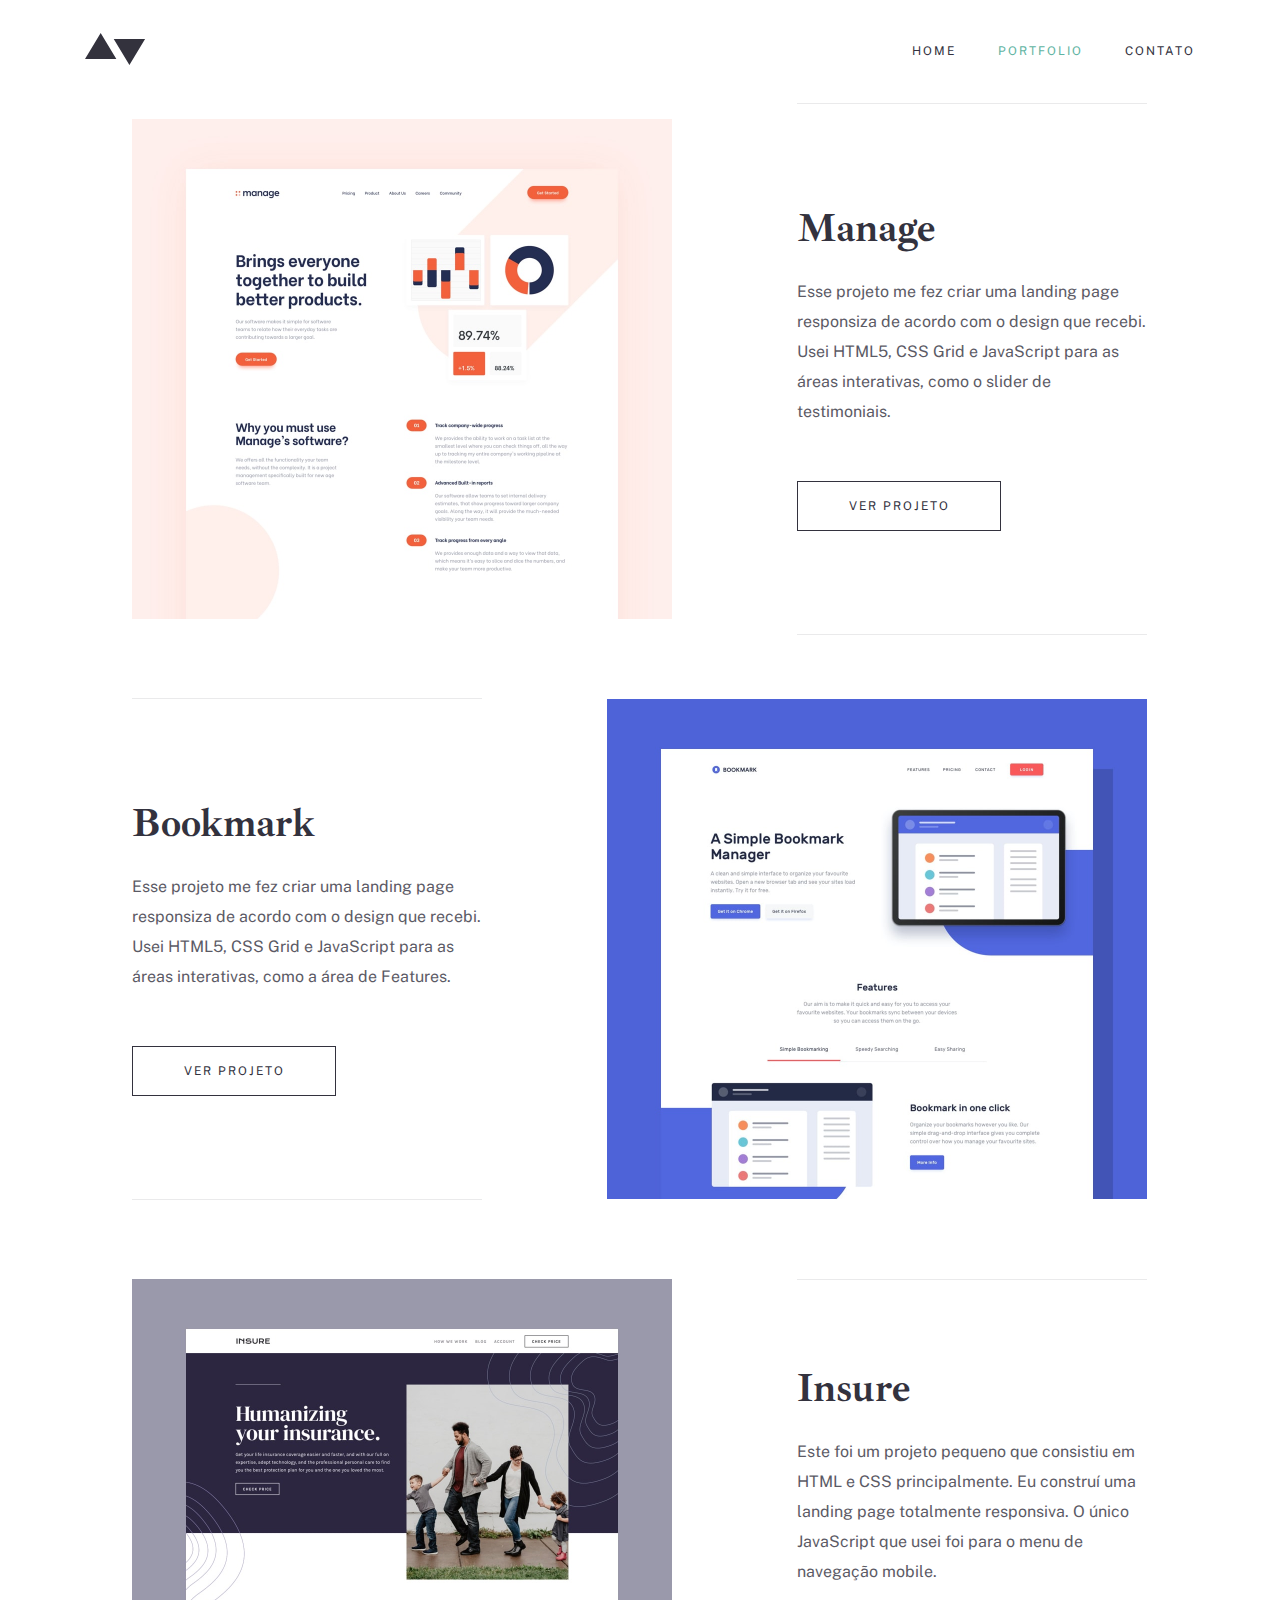
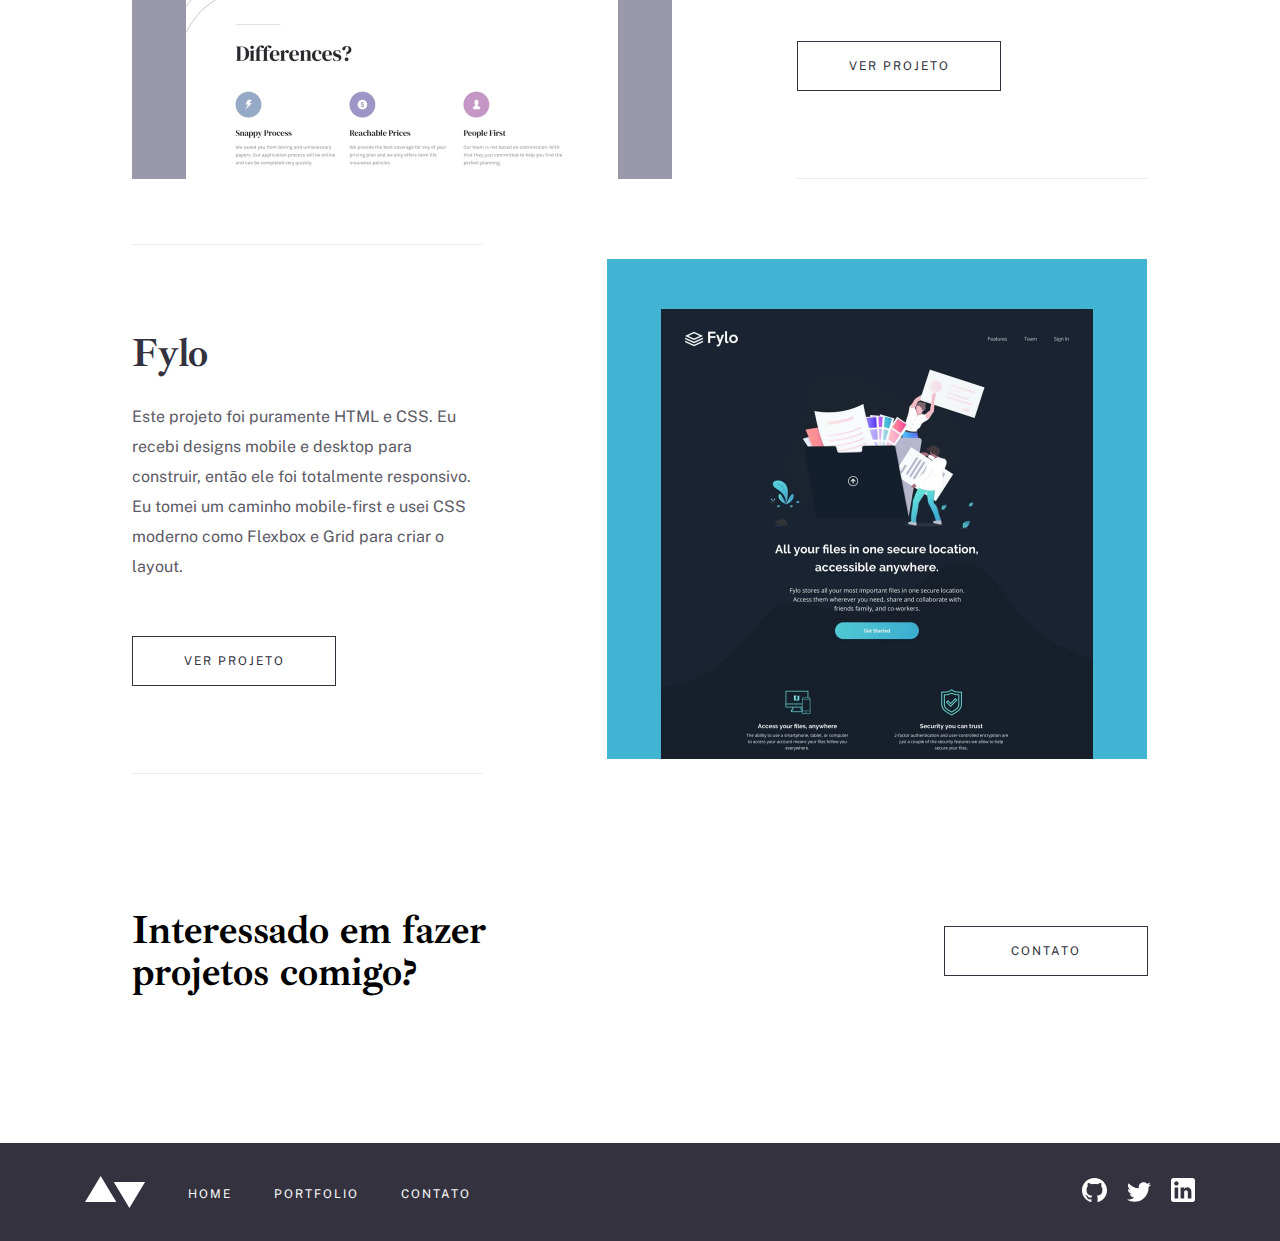
<file: pages/portfolio/index.html>
<!DOCTYPE html>
<html lang="pt-br">
<head>
    <meta charset="UTF-8">
    <meta name="viewport" content="width=device-width, initial-scale=1.0">
    <link rel="preconnect" href="https://fonts.googleapis.com">
    <link rel="preconnect" href="https://fonts.gstatic.com" crossorigin>
    <link href="https://fonts.googleapis.com/css2?family=Ibarra+Real+Nova:wght@700&family=Public+Sans&display=swap" rel="stylesheet">
    <link rel="stylesheet" href="../../css/global.css">
    <link rel="stylesheet" href="style.css">
    <title>Portfolio</title>
</head>
<body>
    <div class="main">
        <header>
            <nav>
                <img src="../../assets/logo-dark.svg" alt="logo dark">
                <ul>
                    <li><a href="../../index.html">Home</a></li>
                    <li><a class="current-page" href="#">Portfolio</a></li>
                    <li><a href="../contato/index.html">Contato</a></li>
                </ul>
            </nav>
        </header>
        <div class="portfolio-section">
            
            <section class="section">
                <img src="../../assets/portfolio/manage/image-portfolio-manage.jpg" alt="Portfolio: Manage" width="540"
                height="500">
                <div class="section-text section-text-left">
                    <h1>Manage</h1>
                    <p>Esse projeto me fez criar uma landing page responsiza de acordo com o design que recebi. Usei HTML5, CSS Grid e JavaScript para as áreas interativas, como o slider de testimoniais.</p>
                    <div><a class="gray-outline" href="../portfolio-01-manage/index.html">Ver projeto</a></div>
                </div>
            </section>

            <section class="section">
                <div class="section-text section-text-right">
                    <h1>Bookmark</h1>
                    <p>Esse projeto me fez criar uma landing page responsiza de acordo com o design que recebi. Usei HTML5, CSS Grid e JavaScript para as áreas interativas, como a área de Features.</p>
                    <div><a class="gray-outline" href="../portfolio-02-bookmark/index.html">Ver projeto</a></div>
                </div>
                <img src="../../assets/portfolio/bookmark/image-portfolio-bookmark.jpg" alt="Portfolio: Bookmark" width="540"
                height="500">
            </section>

            <section class="section">
                <img src="../../assets/portfolio/insure/image-portfolio-insure.jpg" alt="Portfolio: Insure" width="540"
                height="500">
                <div class="section-text section-text-left section-text-3-and-4">
                    <h1>Insure</h1>
                    <p>Este foi um projeto pequeno que consistiu em HTML e CSS principalmente. Eu construí uma landing page totalmente responsiva. O único JavaScript que usei foi para o menu de navegação mobile.</p>
                    <div><a class="gray-outline" href="../portfolio-03-insure/index.html">Ver projeto</a></div>
                </div>
            </section>

            <section class="section last-section">
                <div class="section-text section-text-right section-text-3-and-4">
                    <h1>Fylo</h1>
                    <p>Este projeto foi puramente HTML e CSS. Eu recebi designs mobile e desktop para construir, então ele foi totalmente responsivo. Eu tomei um caminho mobile-first e usei CSS moderno como Flexbox e Grid para criar o layout.
                    </p>
                    <div><a class="gray-outline" href="../portfolio-04-fylo/index.html">Ver projeto</a></div>
                </div>
                <img src="../../assets/portfolio/fylo/image-portfolio-fylo.jpg" alt="Portfolio: Fylo" width="540"
                height="500">
            </section>

            <section class="contact-section">
                <h1 class="contact-section-text">Interessado em fazer projetos comigo?</h1>
                <div><a class="gray-outline contact-section-hover" href="../contato/index.html">Contato</a></div>
            </section>
        </div>
    </div>
    
    <footer>
        <nav>
            <div class="nav-bottom">
                <img src="../../assets/logo-light.svg" alt="logo light">
                <ul>
                    <li><a href="../../index.html">Home</a></li>
                    <li><a href="#">Portfolio</a></li>
                    <li><a href="../contato/index.html">Contato</a></li>
                </ul>
            </div>
            <div class="social-networks-icons">
                <img src="../../assets/icons/github-light.svg" alt="Github icon">
                <img src="../../assets/icons/twitter-light.svg" alt="Twitter icon">
                <img src="../../assets/icons/linkedin-light.svg" alt="LinkedIn icon">
            </div>            
        </nav>
    </footer>
</body>
</html>
</file>
<file: css/global.css>
/*General*/
* {
    padding: 0;
    margin: 0;
    box-sizing: border-box;
}

body {
    font-family: 'Public Sans', sans-serif;
    font-weight: 400;
}


h1, h2, h3 {
    font-family: 'Ibarra Real Nova', serif;
    font-weight: 700;
}

.main {
    width: 1110px;
    margin: auto;
}

.current-page {
    color: hsl(167, 36%, 54%);
}

/*Header*/

header {
    margin-top: 33px;
    margin-bottom: 54px;
}

nav {
    display: flex;
    align-items: center;
    justify-content: space-between;
}

nav ul {
    display: flex;
}

nav ul li {
    list-style: none; 
}

nav ul li a {
    text-decoration: none;
    font-size: 12px;
    line-height: 14px;
    letter-spacing: 2px;
    text-transform: uppercase;
    color: hsl(245, 10%, 22%);
    margin-left: 42px;
}


/*Sections*/
.section {
    color: hsl(245, 10%, 22%);
    display: flex;
    align-items: center;
    margin-bottom: 150px;
}

.section-text {
    border-top:  1px solid;
    border-bottom: 1px solid;
    border-color: hsl(240, 2%, 92%);
    margin-left: 140px;
}

.section-text h1, .contact-section-text {
    font-size: 40px;
    line-height: 42px;
    margin-top: 51px;
    margin-bottom: 28px;
}

.section-text p {
    font-size: 16px;
    line-height: 30px;
    margin-bottom: 24px;
    opacity: 0.8;
}

/*Contact Section*/
.contact-section {
    display: flex;
    justify-content: space-between;
    align-items: center;
    margin-bottom: 150px;
}

.contact-section-text {
    margin: 0;
    width: 367px;
}

.contact-section-hover:hover{
    color: hsl(0, 0%, 98%);
    background-color: hsl(245, 10%, 22%);
}

/*Footer*/
footer {
    background-color: hsl(245, 10%, 22%);
    padding: 33px 0;
}

footer nav ul li a {
    color: hsl(0, 0%, 98%);
}

footer nav {
    width: 1110px;
    margin: auto;
    justify-content: space-between;
    align-items: center;
}

.nav-bottom {
    display: flex;
    justify-content: start;
    align-items: center;
}

.social-networks-icons img {
    display: inline-block;
    margin-left: 16px;
}

/*Buttons*/

.gray-outline {
    display: inline-block;
    text-decoration: none;
    width: 204px;
    color: hsl(245, 10%, 22%);
    border: 1px solid;
    padding: 17px 0;
    font-size: 12px;   
    line-height: 14px;
    letter-spacing: 2px;
    text-transform: uppercase;
    text-align: center;
}
</file>
<file: pages/home/style.css>
/*Hero Section*/
.homepage-hero {
    background-image: url("../../assets/home/image-homepage-hero.jpg");
    background-size: contain;
    background-repeat: no-repeat;
    width: 1110px;
    height: 600px;
    padding-top: 243px;
    margin-bottom: 150px;
}

.homepage-hero-div {
    width: 445px;
    height: 357px;
    background-color: hsl(0, 0%, 98%);
}

.homepage-hero-div h1 {
    font-size: 50px;
    line-height: 50px;
    letter-spacing: -0.446429px;
    padding: 56px 28px 0 28px;
    margin-bottom: 53px;
    
}

/*Hero Section Button*/

.about-me-button {
    width: 200px;
    height: 48px;
    display: flex;
    align-items: center;
    background-color: hsl(205, 41%, 21%);
}

.about-me-button:hover {
    background-color: hsl(167, 36%, 54%);
}

.about-me-button a {
    text-decoration: none; 
    display: flex;  
}

.about-me-button-text {
    color: hsl(0, 0%, 98%);
    font-size: 12px;
    line-height: 14px;
    letter-spacing: 2px;
    text-transform: uppercase;
    padding: 17px 0;
    display: inline-block;
    padding: 17px 33px;
}

.about-me-button-img {
    width: 48px;
    height: 48px;
    display: inline-block;
    background: rgba(0, 0, 0, 0.1);
    mix-blend-mode: normal;

}

.about-me-button:hover svg g{
    stroke:hsl(0, 0%, 98%);
}
.about-me-button-img svg {
    display: inline-block;
    margin: 18px 16px;
}

/*About Section*/

.go-to-portfolio {
    text-align: center;
    margin-bottom: 46px;
}
</file>
<file: pages/contato/style.css>
/*Contact Section*/
.section {
    align-items: initial;
    padding-right: 0;
    padding: 48px 0;
    justify-content: space-between;
    border-top: 1px solid;
    border-color: hsl(240, 2%, 92%);
}
.section-text {
    border: none;
    width: 635px;
}

.section h1 {
    font-size: 40px;
    line-height: 42px;
}

.section-text p {
    margin-bottom: 54px;
}

.social-networks-icons img {
    margin-left: 0px;
    margin-right: 16px;
}

.first-section {
    margin-bottom: 0px;
}

.last-section {
    margin-bottom: 62px;
}
/*Form Section*/

.section-form {
    display: flex;
    flex-direction: column;
}

.section-form label {
    font-weight: 700;
    font-size: 13px;
    line-height: 30px;
    mix-blend-mode: normal;
    opacity: 0.8;
    margin-bottom: 8px;
}

.section-form input, .section-form textarea {
    all: unset;
    box-sizing: border-box;
    margin-bottom: 24px;
    padding: 10px;
    background-color: rgb(51, 50, 61, 0.1);
    color: hsl(245, 10%, 22%);
    mix-blend-mode: normal;
}

.section-form textarea {
    margin-bottom: 30px;
}

.section-form input:focus, .section-form textarea:focus{
    border: 2px solid;
    border-color: rgb(51, 50, 61);
}

.submit-button {
    all: unset;
    box-sizing: border-box;
    width: 200px;
    height: 48px;
    text-transform: uppercase;
    font-size: 12px;
    line-height: 14px;
    text-align: center;
    letter-spacing: 2px;
    color:hsl(240, 2%, 92%);
    background-color: hsl(205, 41%, 21%);
    cursor: pointer;
}

.submit-button:hover {
    background-color: hsl(167, 36%, 54%);
}
</file>
<file: css/portfolio.css>
.portfolio-infos {
    width: 1110px;
    height: 1192px;
    margin-top: 115px;
    margin-bottom: 64px;

    display: flex;
    justify-content: space-between;
}

.portfolio-infos-left {
    width: 350px;
    height: 498px;

    border-top:  1px solid;
    border-bottom: 1px solid;
    border-color: hsl(240, 2%, 92%);
}

.portfolio-infos-left h1 {
    font-size: 40px;
    line-height: 42px;
    letter-spacing: -0.357143px;
    color: #33323D;

    margin-top: 48px;
    margin-bottom: 29px;
}

.portfolio-infos-right h2 {
    font-weight: normal;
    font-size: 32px;
    line-height: 42px;
    letter-spacing: -0.285714px;
    margin-bottom: 28px;
    color: #33323D;
}

.portfolio-infos-left p, .portfolio-infos-right p {
    font-weight: normal;
    line-height: 30px;
    color: #33323D;
    mix-blend-mode: normal;
    opacity: 0.8;
}

.portfolio-infos-left p {
    margin-bottom: 53px;
    font-size: 16px;
}

.portfolio-infos-right p {
    font-size: 15px;
    margin-bottom: 40px;
}

.portfolio-infos-left span{
    font-style: normal;
    font-weight: bold;
    font-size: 16px;
    line-height: 30px;
    color: #5FB4A2;
    margin-bottom: 16px;
    display: block;
}

.portfolio-infos-left div {
    margin-top: 32px;
}

.portfolio-infos-right span {
    text-decoration: underline;
}

.portfolio-infos-right {
    width: 635px;
    height: 1192px;
}

.portfolio-infos-right-img {
    display: flex;
    flex-direction: column;
    gap: 32px;
}

/*Pagination*/
.portfolio-pages {
    margin-bottom: 115px;
    padding: 32px 0;
    
    display: flex;
    justify-content: space-between;

    border-top:  1px solid;
    border-bottom: 1px solid;
    border-color: hsl(240, 2%, 92%);
}

.portfolio-pages-info {
    display: flex;
    align-items: center;
    gap: 32px;
}

.portfolio-pages a {
    text-decoration: none;
}

.portfolio-pages-info h3 {
    text-decoration: none;
    font-size: 32px;
    line-height: 36px;
    letter-spacing: -0.285714px;
    color: #33323D;
}

.portfolio-pages-info span {
    font-weight: normal;
    font-size: 16px;
    line-height: 30px;
    color: #33323D;
    mix-blend-mode: normal;
    opacity: 0.5;
}
</file>
<file: pages/portfolio-03-insure/style.css>
.portfolio-infos-left p {
    margin-bottom: 23px;
}
</file>
<file: pages/portfolio-04-fylo/style.css>
.portfolio-infos-left p {
    margin-bottom: 23px;
}
</file>
<file: pages/portfolio/style.css>
/*Portfolio Section*/

.portfolio-section {
    margin: 0 47px;
}

.section {
    width: 1015px;
    height: 500px;
    margin-bottom: 80px;
}

.last-section {
    margin-bottom: 150px;
}

.section-text {
    padding-top: 103px;
    padding-bottom: 103px;
}

/*Tá funcionando, porém o código poderia estar melhor, rever*/
.section-text-3-and-4{
    padding-top: 87px;
    padding-bottom: 87px;
}
/* */

.section-text-left {
    margin-left: 125px;
}

.section-text-right {
    margin-left: 0;
    margin-right: 125px;
}

.section-text h1 {
    margin: 0;
    margin-bottom: 28px;
}

.section-text p {
    margin-bottom: 54px;
    
}
</file>
